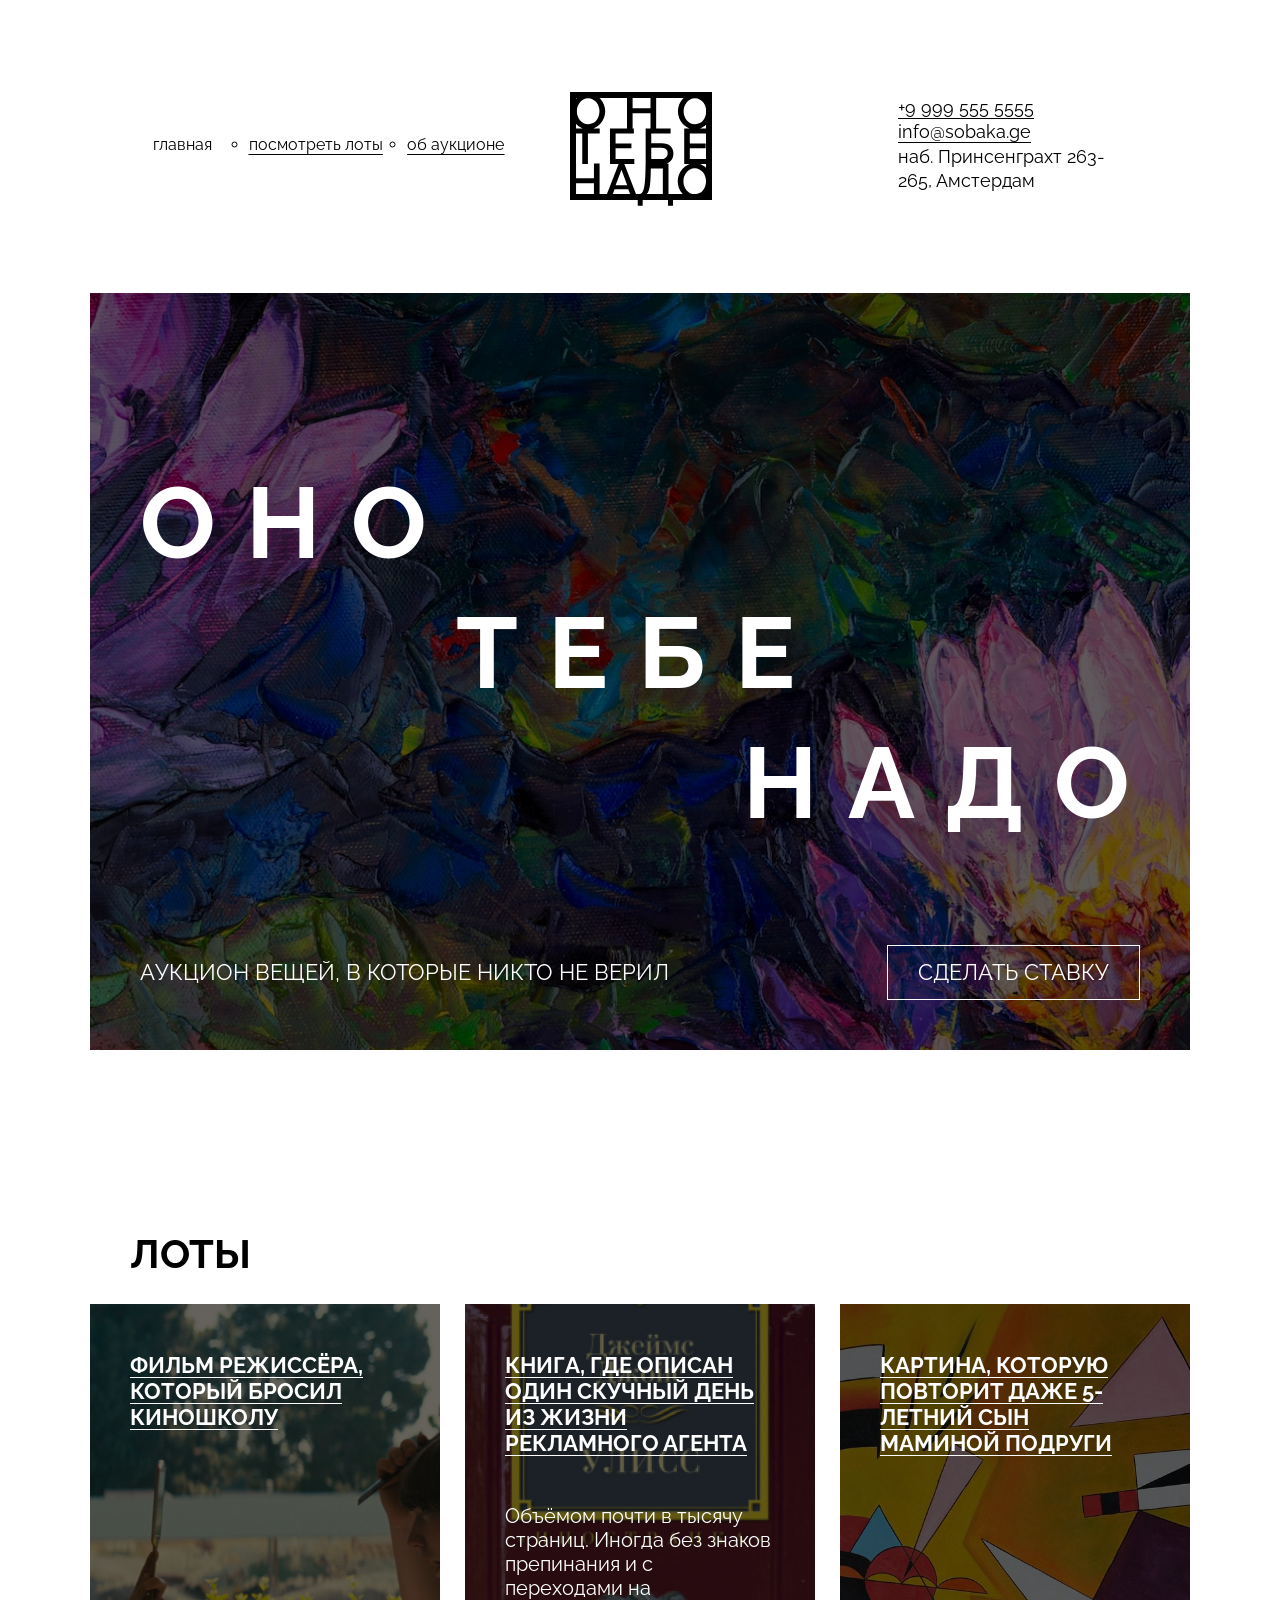
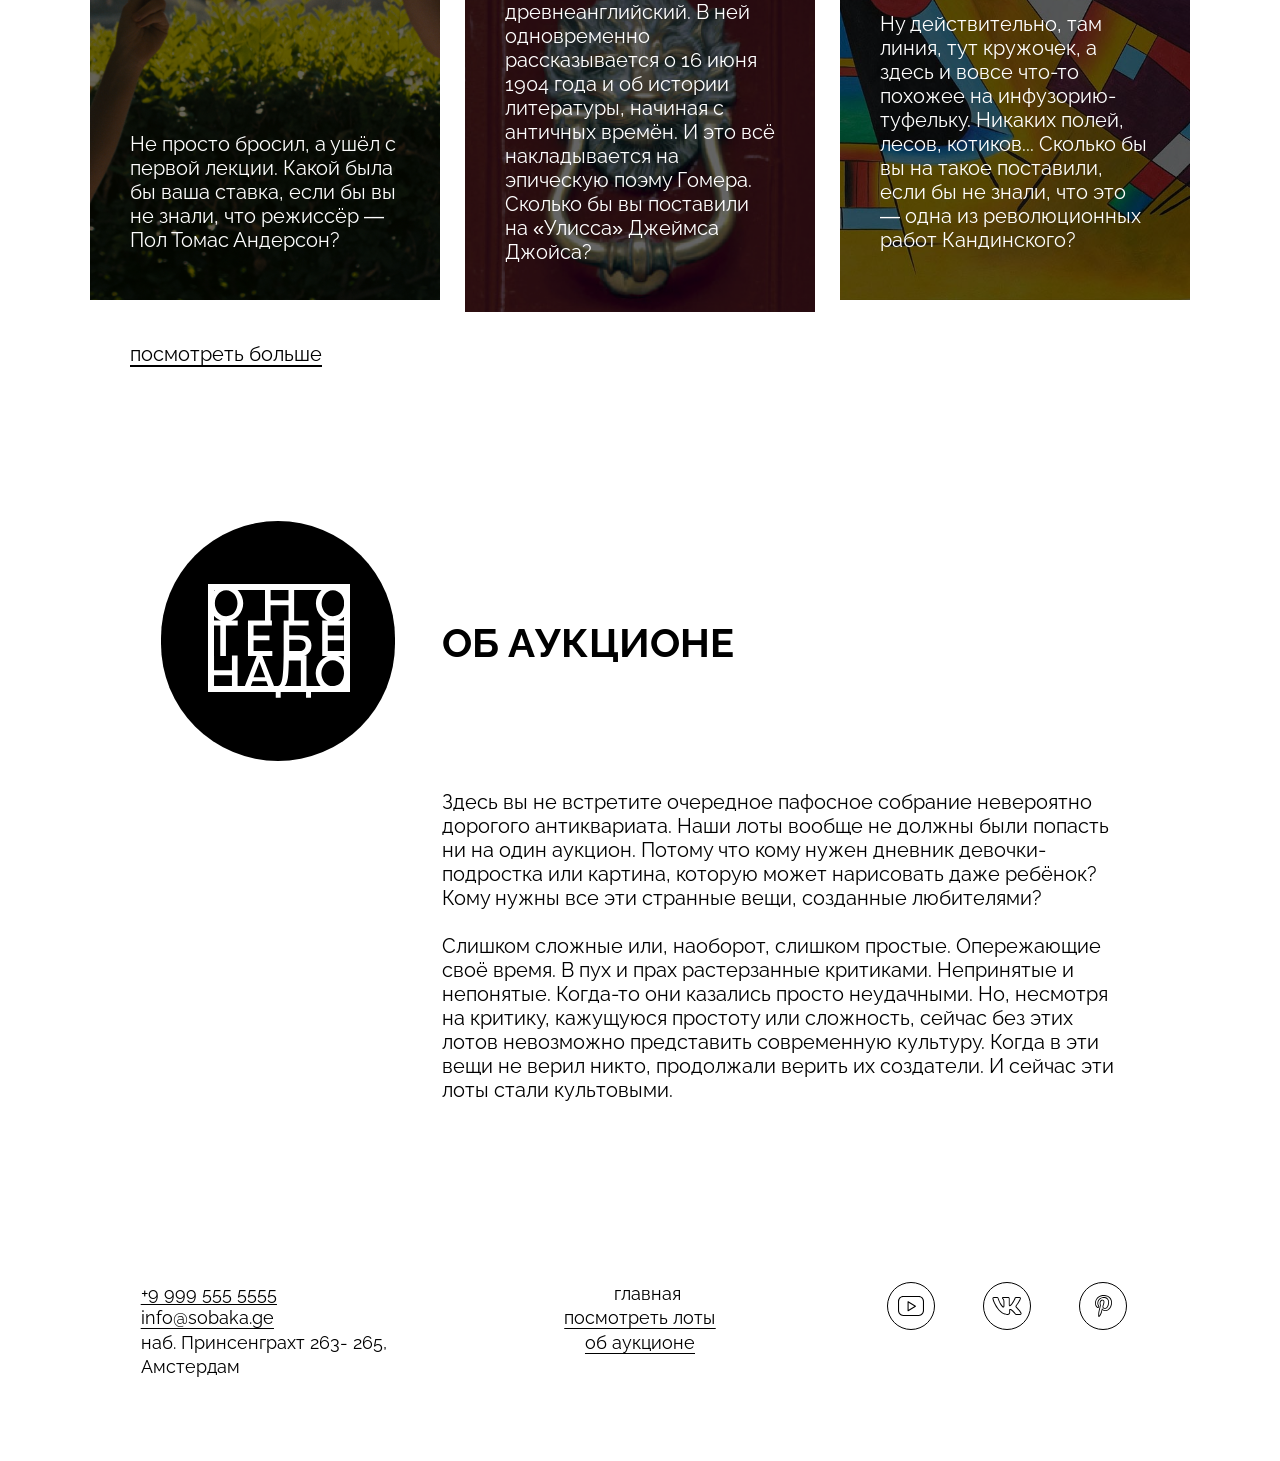
<file: index.html>
<!DOCTYPE html>
<html lang="ru">

<head>
  <meta charset="UTF-8" />
  <meta http-equiv="X-UA-Compatible" content="IE=edge" />
  <meta name="viewport" content="width=device-width, initial-scale=1.0" />
  <title>Оно тебе надо — аукцион вещей, в которые никто не верил</title>
  <link rel="stylesheet" href="fonts/fonts.css">
  <link rel="stylesheet" href="styles/global.css">
  <link rel="stylesheet" href="styles/style.css">
</head>

<body>
  <header class="header">
    <nav id="main" class="nav">
      <ul class="menu">
        <li class="menu_link link-active">
          <a class="menu_link_underline_none" href="#0">главная</a>
        </li>
        <li class="menu_link">
          <a href="#lots">посмотреть лоты</a>
        </li>
        <li class="menu_link">
          <a href="#about">об аукционе</a>
        </li>
      </ul>

    </nav>
    <a class="logofirst">
      <img src="images/logo-black.svg" alt="оно тебе надо">
    </a>
    <address class="contacts">
      <ul class="address">
        <li class="contacts_block"><a href="tel:+99995555555">+9 999 555 5555</a></li>
        <li class="contacts_block"><a href="mailto:info@sobaka.ge">info@sobaka.ge</a></li>
        <li class="contacts_block contacts_block_none"><a class="contacts_block_none"
            href="https://yandex.ru/maps/-/CXFkNCne" target="_blank" rel="noopener noreferrer">наб. Принсенграхт 263-
            265, Амстердам</a></li>
      </ul>
    </address>
  </header>

  <main class="main">
    <div class="img_container">

      <div class="overlay"></div>
      <h1 class="title">
        <span class="title_align_start">Оно</span>
        <span class="title_align_center">Тебе</span>
        <span class="title_align_end">Надо</span>
      </h1>



      <div class="description">
        <p>Аукцион вещей, в которые никто не верил</p>
        <button class="button">Сделать ставку</button>
      </div>

    </div>
    <section class="cover">
      <section class="lots" id="lots">
        <h2 class="titlelots">Лоты</h2>

        <ul class="grid_lots">
          <li>
            <a class="content_lot_none_decor" href="#0">
              <article class="content_lot img_card_lot_left">
                <div class="overlay"></div>
                <h3 class="titlots">Фильм режиссёра, который бросил киношколу</h3>
                <p class="textlots">Не просто бросил, а ушёл с первой лекции. Какой была бы ваша ставка, если бы вы не
                  знали, что режиссёр — Пол Томас Андерсон?</p>
              </article>
            </a>
          </li>
          <li>
            <a class="content_lot_none_decor" href="#0">
              <article class="content_lot img_card_lot_middle">
                <div class="overlay"></div>
                <h3 class="titlots">Книга, где описан один скучный день из жизни рекламного агента</h3>
                <p class="textlots">Объёмом почти в тысячу страниц. Иногда без знаков препинания и с переходами на
                  древнеанглийский. В ней
                  одновременно рассказывается о 16 июня 1904 года и об истории литературы, начиная с античных времён. И
                  это всё накладывается на эпическую поэму Гомера. Сколько бы вы поставили на «Улисса» Джеймса Джойса?
                </p>
              </article>
            </a>
          </li>
          <li>
            <a class="content_lot_none_decor" href="#0">
              <article class="content_lot img_card_lot_right">
                <div class="overlay"></div>
                <h3 class="titlots">Картина, которую повторит даже 5-летний сын маминой подруги</h3>
                <p class="textlots">Ну действительно, там линия, тут кружочек, а здесь и вовсе что-то похожее на
                  инфузорию-туфельку.
                  Никаких полей, лесов, котиков... Сколько бы вы на такое поставили, если бы не знали, что это — одна из
                  революционных работ Кандинского?</p>
              </article>
            </a>
          </li>
        </ul>
        <div class="asidelots">
          <a href="#0">посмотреть больше</a>
        </div>

      </section>

      <section class="about" id="about">
        <div class="blackitem">
          <div class="imgwhitelogo">
            <img src="images/logo-white.svg" alt="черный круг">
          </div>
        </div>
        <article class="asidecont">
          <h2 class="asidetitle">Об аукционе</h2>
          <div class="asidetext">
            <p class="aboutinfo">Здесь вы не встретите очередное пафосное собрание невероятно дорогого антиквариата.
              Наши лоты вообще не должны были попасть ни на один аукцион. Потому что кому нужен дневник
              девочки-подростка или картина, которую может нарисовать даже ребёнок? Кому нужны все эти странные вещи,
              созданные любителями?</p>
            <p class="aboutinfo">Слишком сложные или, наоборот, слишком простые. Опережающие своё время. В пух и прах
              растерзанные критиками. Непринятые и непонятые. Когда-то они казались просто неудачными. Но, несмотря
              на критику, кажущуюся простоту или сложность, сейчас без этих лотов невозможно представить современную
              культуру. Когда в эти вещи не верил никто, продолжали верить их создатели. И сейчас эти лоты стали
              культовыми. </p>
          </div>
        </article>
      </section>
    </section>
  </main>
  <footer class="footer">

    <address class="contacts_foother">
      <ul class="address">
        <li class="contacts_block"><a href="tel:+99995555555">+9 999 555 5555</a></li>
        <li class="contacts_block"><a href="mailto:info@sobaka.ge">info@sobaka.ge</a></li>
        <li class="contacts_block contacts_block_none"><a class="contacts_block_none"
            href="https://yandex.ru/maps/-/CXFkNCne" target="_blank" rel="noopener noreferrer">наб. Принсенграхт 263-
            265, Амстердам</a></li>
      </ul>
    </address>

    <nav class="nav_foother">
      <ul class="menu_nav_foother">
        <li class="menu_link link-active">
          <a class="nav_decoration_none" href="#main">главная</a>
        </li>
        <li class="menu_link">
          <a href="#lots">посмотреть лоты</a>
        </li>
        <li class="menu_link">
          <a href="#about">об аукционе</a>
        </li>
      </ul>

    </nav>
    <ul class="img_foother">
      <li><a href="https://www.youtube.com/" target="_blank" rel="noopener noreferrer"><img class="img_foother"
            src="images/yt.svg" alt="Логотип Ютуб"></a></li>
      <li><a href="https://vk.ru/" target="_blank" rel="noopener noreferrer"><img class="img_foother"
            src="images/vk.svg" alt="ЛоготипВконтакте"></a></li>
      <li><a href="https://ru.pinterest.com/" target="_blank" rel="noopener noreferrer"><img class="img_foother"
            src="images/pinterest.svg" alt="Логотип Пинтерест"></a></li>
    </ul>
  </footer>
</body>

</html>
</file>
<file: fonts/fonts.css>
@font-face {
  font-family: Raleway;
  src:
    url(./Raleway-Regular.woff2) format('woff2'),
    url(./Raleway-Regular.woff) format('woff');
  font-weight: normal;
  font-display: swap;
}

@font-face {
  font-family: Raleway;
  src:
    url(./Raleway-Bold.woff2) format('woff2'),
    url(./Raleway-Bold.woff) format('woff');
  font-weight: bold;
  font-display: swap;
}
</file>
<file: styles/global.css>
*,
*::before,
*::after {
  box-sizing: border-box;
}

html {
scroll-behavior: smooth;
}

body {
  width: 1100px;
  margin: 0 auto;
  font-family: Raleway, sans-serif;
}

h1,
h2,
h3,
h4,
h5,
h6,
p,
ul,
ol,
li,
blockquote {
  margin: 0;
  padding: 0;
}

a {
  color: inherit;
}

img {
  width: 100%;
}

button {
  font: inherit;
}
</file>
<file: styles/style.css>
.header {
    padding-top: 92px;
    padding-bottom: 96px;
    display: grid;
    grid-template-columns: 1fr min-content 1fr;
    align-items: center;
}

.logofirst {
    display: block;
    width: 148px;
    height: 105px;

}

.menu {
    display: grid;
    grid-template-columns: 1fr 1fr 1fr;
    position: relative;
    list-style-type: circle;
}



.menu_link {
    text-decoration: underline;
    text-decoration-skip-ink: auto;
    text-decoration-thickness: 1px;
    text-underline-offset: 4px;
}

.link-active {
    list-style: none;
    text-align: end;
    margin-right: 23%;
    text-decoration: none;
}

.menu_link_underline_none {
    text-decoration: none;
}

.contacts {
    margin-left: 184px;
    margin-right: 51px;
    white-space: "initial", "Times New Roman", serif;
    font-family: Raleway;
    font-weight: 400;
    font-size: 18px;
    line-height: 24.3px;
    letter-spacing: 0%;
}

.address {
    list-style: none;
    font-style: normal;
}

.contacts_block {
    text-decoration: underline;
    text-decoration-skip-ink: auto;
    text-decoration-thickness: 1px;
    text-underline-offset: 4px;
}

.contacts_block_none {
    text-decoration: none;
    text-decoration-skip-ink: auto;
}

.main {
    width: 100%;
    height: max-content;
}

.cover {
    min-height: 757px;
    width: 1100px;
    overflow: hidden;
    margin-bottom: 180px;
}



.img_container {
    position: relative;
    width: 1100px;
    min-height: 757px;
    overflow: hidden;
    display: flex;
    background-size: cover;
    background-image: url('../images/cover.jpg');
    flex-direction: column;
    justify-content: space-between;
    align-items: center;
    margin-bottom: 180px;
    line-height: 1.3;
}

.overlay {
    position: absolute;
    width: 100%;
    height: 100%;
    inset: 0;
    background-color: rgba(0, 0, 0, 0.6);
}

.title {
    width: 100%;
    padding: 165px 50px;
    padding-bottom: 0;
    color: white;
    font-size: 100px;
    font-weight: 700;
    letter-spacing: 30px;
    display: flex;
    z-index: 3;
    flex-direction: column;
    justify-content: center;
    text-transform: uppercase;
}

.title_align_start {
    text-align: start;
}

.title_align_center {
    text-align: center;
}

.title_align_end {
    text-align: end;
    margin-right: -20px;
}

.description {
    z-index: 3;
    display: flex;
    color: white;
    text-transform: uppercase;
    font-size: 22px;
    word-spacing: 90%;
    width: 100%;
    align-items: center;
    padding: 50px;
    padding-top: 0;
    justify-content: space-between;
}

.button {
    display: flex;
    height: 100%;
    border: 1px solid white;
    text-decoration: none;
    align-content: center;
    padding: 12px 30px;
    background-color: unset;
    color: white;
    text-transform: uppercase;
}


.lots {
    position: relative;
    width: 100%;
}

.titlelots {
    text-transform: uppercase;
    font-size: 40px;
    font-weight: bold;
    margin-left: 40px;
}

.grid_lots {
    width: 100%;
    display: grid;
    grid-template-columns: 1fr 1fr 1fr;
    gap: 25px;
    padding-top: 27px;
    text-decoration: none;
    list-style: none;
}

.content_lot_none_decor {
    text-decoration: none;
}

.content_lot {
    width: 100%;
    position: relative;
    min-height: 596px;
    display: flex;
    background-size: cover;
    background-position: center;
    justify-content: space-between;
    flex-direction: column;
}

.img_card_lot_left {
    background-image: url('../images/card-lot-01.jpg');
}

.img_card_lot_middle {
    background-image: url('../images/card-lot-02.jpg');
}

.img_card_lot_right {
    background-image: url('../images/card-lot-03.jpg');
}

.titlots {
    color: white;
    padding: 48px 40px 0;
    font-size: 22px;
    font-weight: bold;
    text-transform: uppercase;
    text-decoration: underline;
    text-decoration-skip-ink: auto;
    text-decoration-thickness: 1px;
    text-underline-offset: 4px;
    z-index: 3;
}

.textlots {
    color: white;
    font-size: 20px;
    padding: 48px 40px;
    z-index: 3;
    font-weight: 400;
}

.asidelots {
    margin-left: 40px;
    font-size: 20px;
    text-decoration: underline;
    text-decoration-skip-ink: auto;
    text-decoration-thickness: 1px;
    text-underline-offset: 4px;
    padding-top: 30px;

}

.about {
    position: relative;
    width: 1052px;
    padding: 120px 24px 0;
    display: flex;
    justify-content: space-between;
}

.imgwhitelogo {
    margin: auto;
    width: 148px;
    height: 114px;
}

.blackitem {
    width: 240px;
    height: 240px;
    border-radius: 240px;
    background-color: black;
    align-content: center;
    margin: 35px 47px;
}

.asidecont {
    width: 693px;
    gap: 100px;
    display: flex;
    flex-direction: column;
    justify-content: space-between;
    margin-top: 133px;
}

.asidetitle {
    text-transform: uppercase;
    font-size: 40px;
}

.aboutinfo {
    font-size: 20px;
    font-weight: normal;
    padding-top: 24px;
}

.footer {
    display: grid;
    grid-template-columns: 1fr 1fr 1fr;
    width: 100%;
    padding-bottom: 82px;
    justify-items: center;
    font-family: "Raleway", "Times New Roman", serif;
    font-weight: 400;
    font-size: 18px;
    line-height: 24.3px;
    letter-spacing: 0%;
}

.contacts_foother {
    max-width: 265px;
    list-style: none;
    font-style: normal;
}

.nav_foother {
    text-align: center;
}

.menu_nav_foother {
    display: grid;
    grid-template-rows: 1fr 1fr 1fr;
    list-style-type: none;
}

.nav_decoration_none {
    text-decoration: none;
}

.img_foother {
    width: 48px;
    display: flex;
    gap: 48px;
    align-items: flex-start;
    justify-content: center;
    list-style: none;
}
</file>
